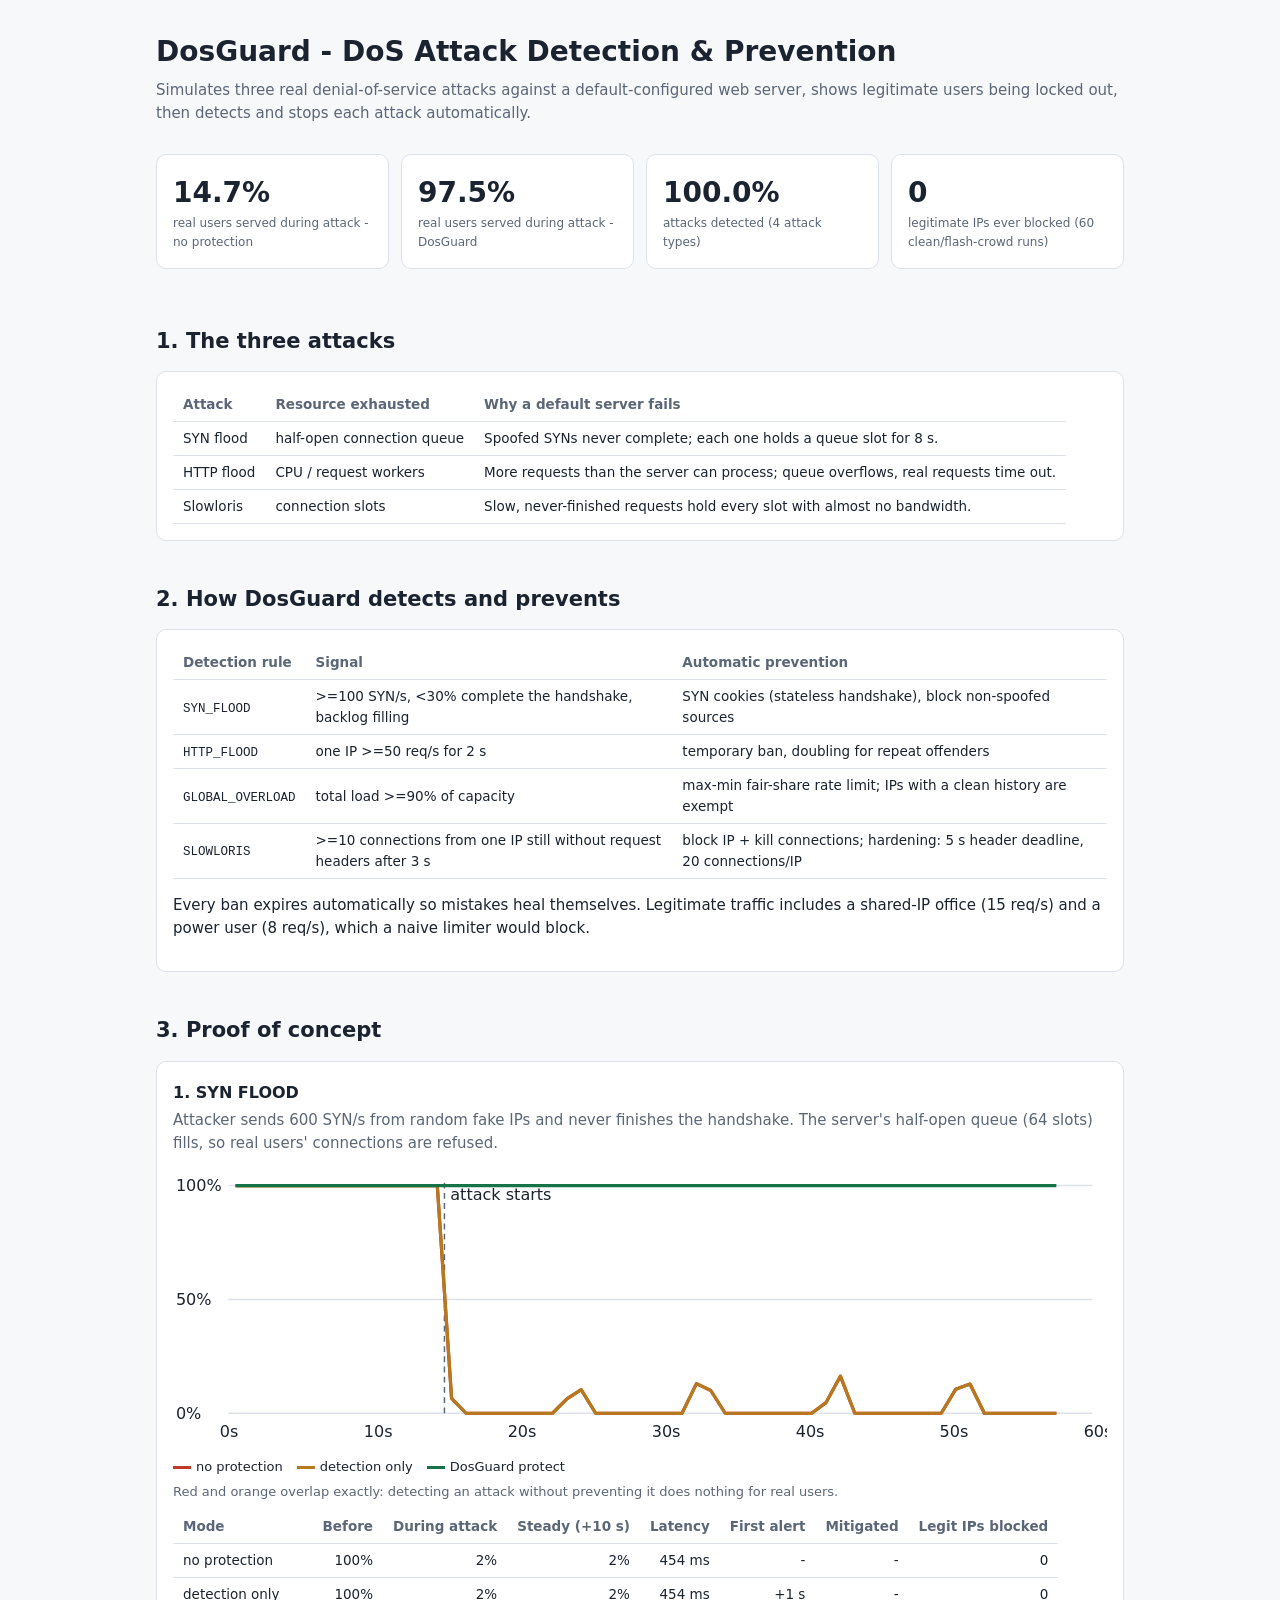
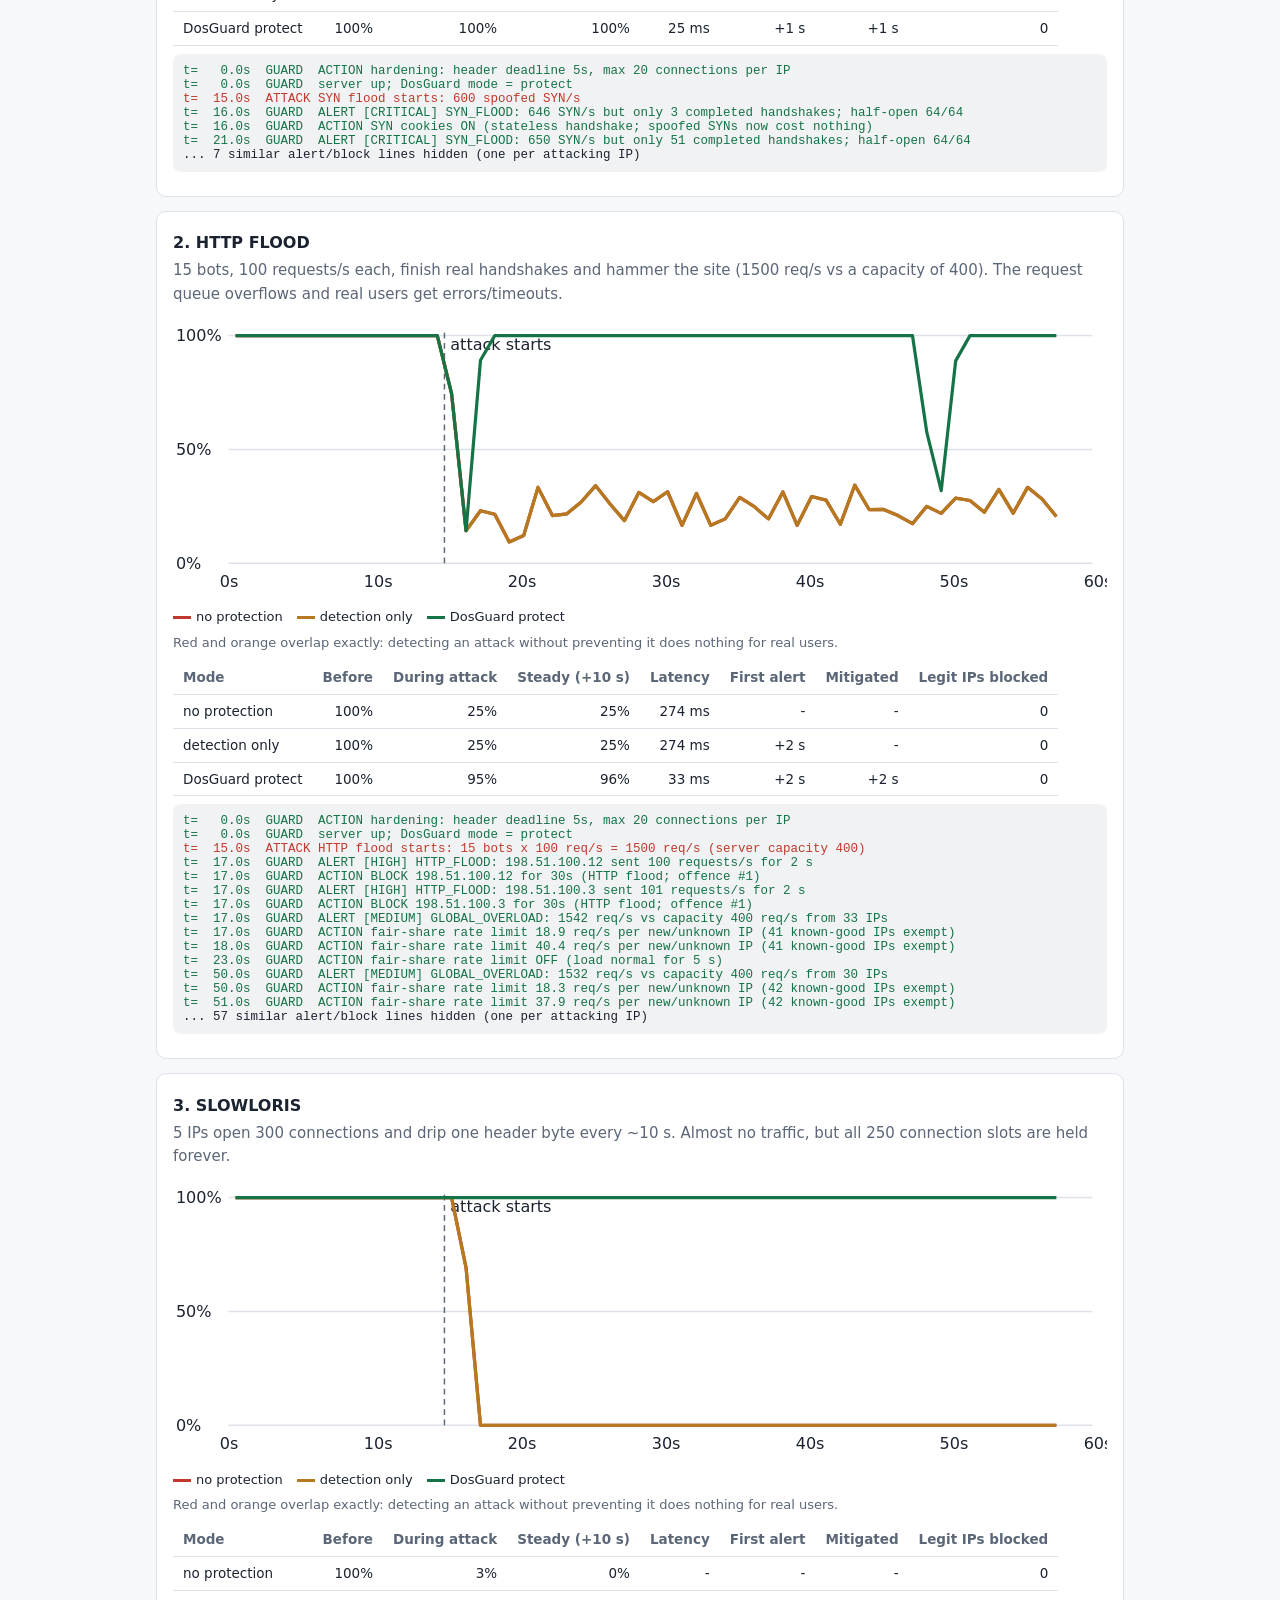
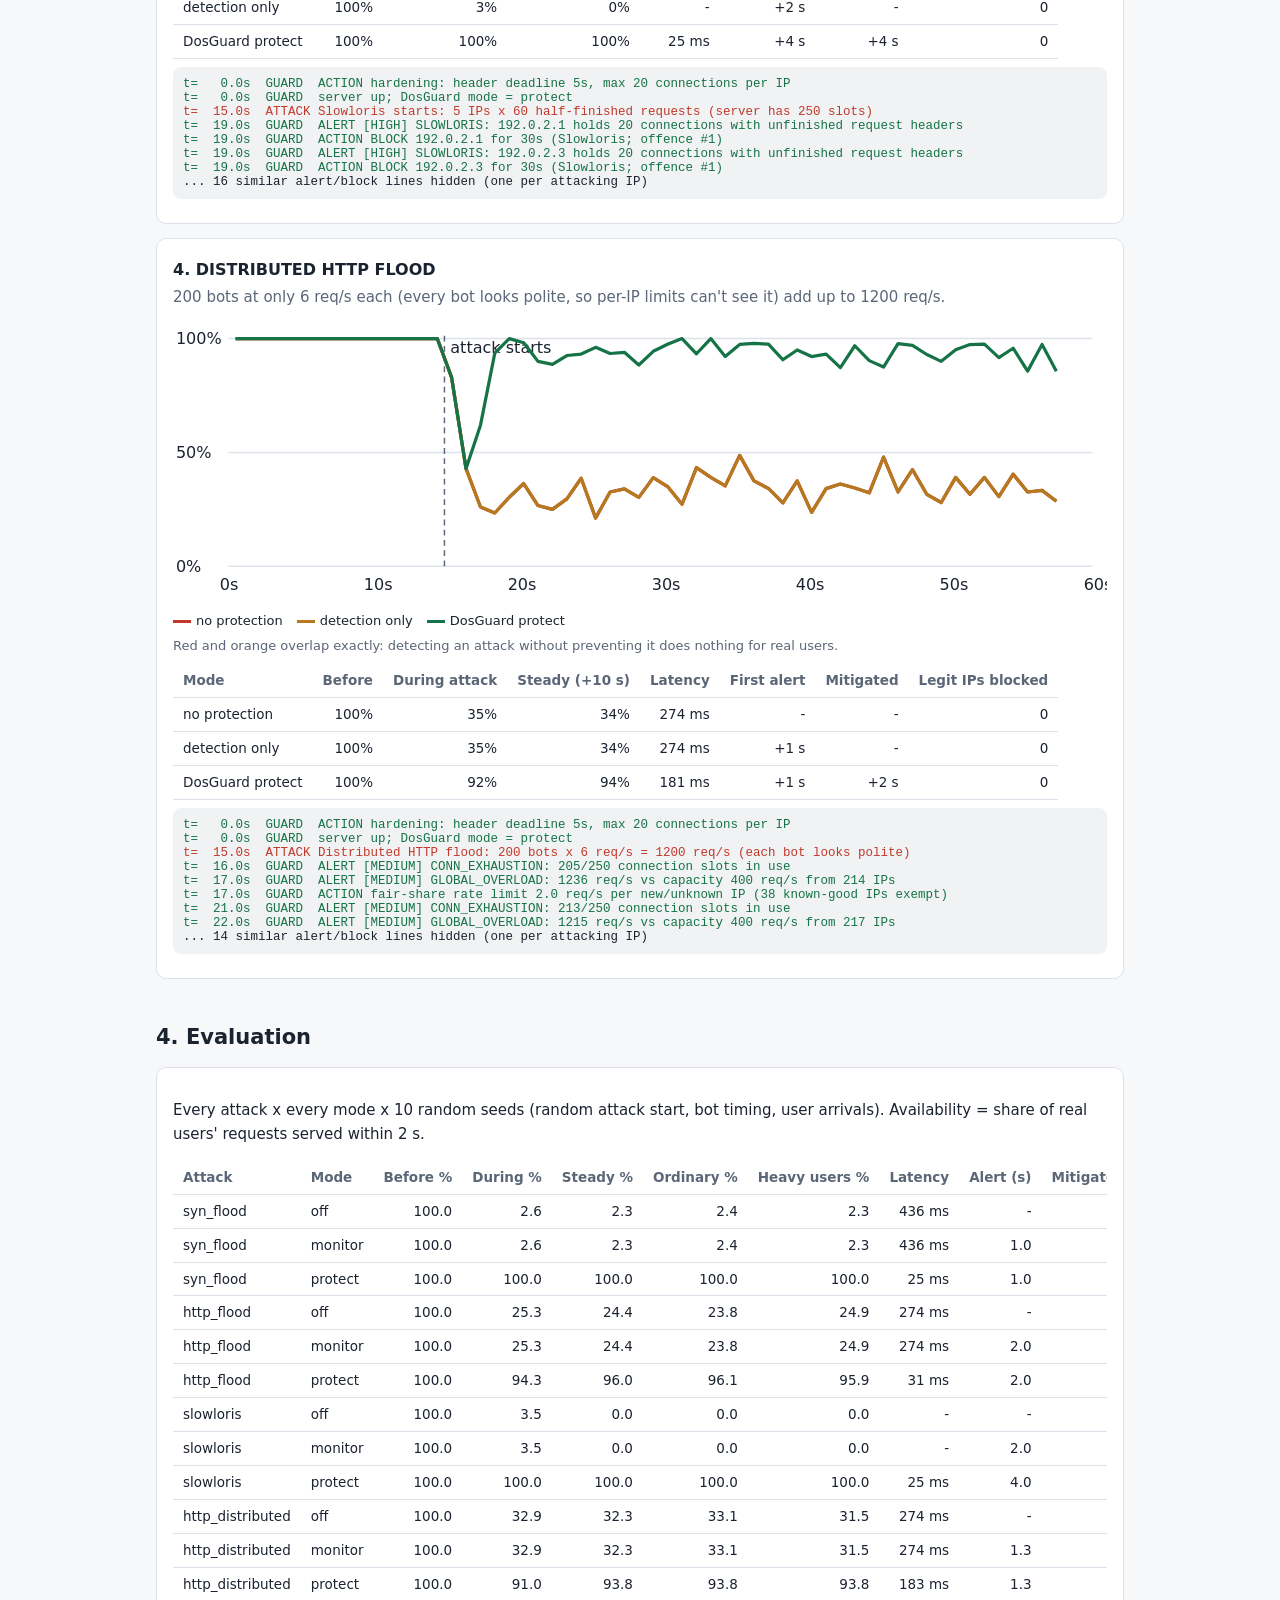
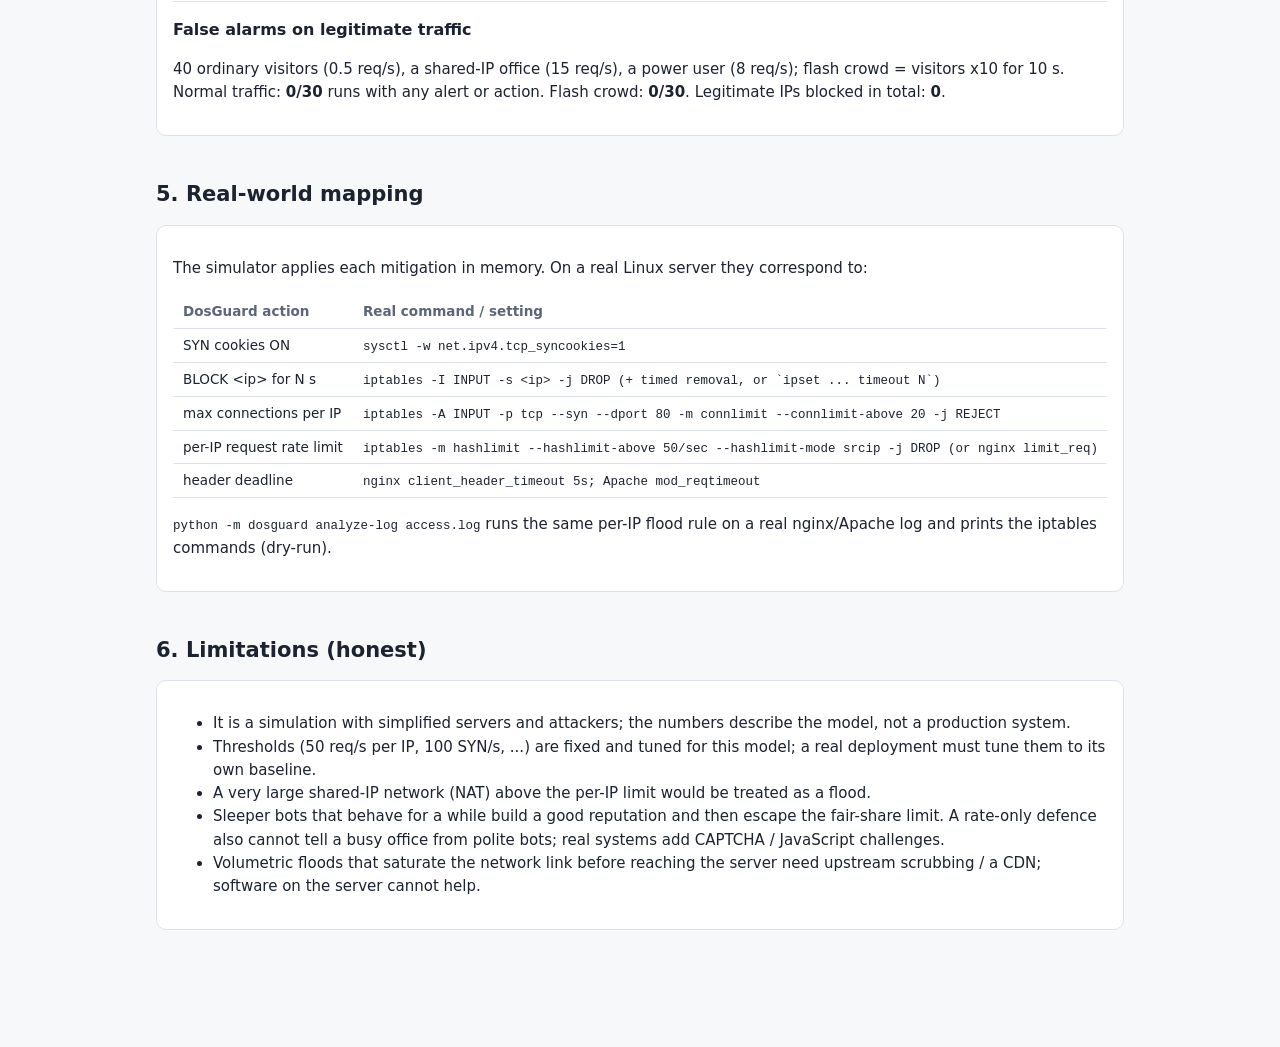
<file: output/report.html>
<!doctype html><html lang=en><meta charset=utf-8><meta name=viewport content='width=device-width,initial-scale=1'><title>DosGuard Report</title><style>
:root{--bg:#f7f8fa;--fg:#1b2330;--mut:#5b6677;--card:#fff;--bd:#dde2ea;--ok:#157347;--bad:#c0392b;--warn:#b7791f;--acc:#2456d6}
@media (prefers-color-scheme:dark){:root{--bg:#0f141b;--fg:#e6ebf2;--mut:#98a3b5;--card:#171e28;--bd:#2a3442;--ok:#4cc38a;--bad:#ff6b5e;--warn:#e0b34f;--acc:#7aa2ff}}
*{box-sizing:border-box}body{margin:0;background:var(--bg);color:var(--fg);font:15px/1.55 system-ui,Segoe UI,sans-serif}
main{max-width:1000px;margin:0 auto;padding:24px 16px 64px}h1{font-size:28px;margin:.2em 0}h2{margin:2em 0 .5em;font-size:21px}h3{margin:.2em 0;font-size:16px}
p.lead{color:var(--mut);margin-top:0}.card{background:var(--card);border:1px solid var(--bd);border-radius:10px;padding:16px;margin:14px 0}
table{border-collapse:collapse;width:100%;font-size:13.5px;display:block;overflow-x:auto}th,td{padding:6px 10px;border-bottom:1px solid var(--bd);text-align:left;white-space:nowrap}
th{color:var(--mut);font-weight:600}td.n{text-align:right;font-variant-numeric:tabular-nums}code,pre{font:12.5px ui-monospace,Menlo,Consolas,monospace}
pre{background:color-mix(in srgb,var(--fg) 6%,transparent);padding:10px;border-radius:8px;overflow-x:auto;margin:8px 0}
.k-attack{color:var(--bad)}.k-guard{color:var(--ok)}.k-benign{color:var(--acc)}svg text{fill:var(--fg);font:11px system-ui}
.grid{display:grid;grid-template-columns:repeat(auto-fit,minmax(220px,1fr));gap:12px}.stat{font-size:28px;font-weight:700}.stat small{display:block;font-size:12px;font-weight:400;color:var(--mut)}
.legend span{display:inline-block;margin-right:14px;font-size:13px}.legend i{display:inline-block;width:18px;height:3px;vertical-align:middle;margin-right:5px}
</style><main><h1>DosGuard - DoS Attack Detection &amp; Prevention</h1><p class=lead>Simulates three real denial-of-service attacks against a default-configured web server, shows legitimate users being locked out, then detects and stops each attack automatically.</p><div class=grid><div class="card stat">14.7%<small>real users served during attack - no protection</small></div><div class="card stat">97.5%<small>real users served during attack - DosGuard</small></div><div class="card stat">100.0%<small>attacks detected (4 attack types)</small></div><div class="card stat">0<small>legitimate IPs ever blocked (60 clean/flash-crowd runs)</small></div></div><h2>1. The three attacks</h2><div class=card><table><tr><th>Attack</th><th>Resource exhausted</th><th>Why a default server fails</th></tr><tr><td>SYN flood</td><td>half-open connection queue</td><td style='white-space:normal'>Spoofed SYNs never complete; each one holds a queue slot for 8 s.</td></tr><tr><td>HTTP flood</td><td>CPU / request workers</td><td style='white-space:normal'>More requests than the server can process; queue overflows, real requests time out.</td></tr><tr><td>Slowloris</td><td>connection slots</td><td style='white-space:normal'>Slow, never-finished requests hold every slot with almost no bandwidth.</td></tr></table></div><h2>2. How DosGuard detects and prevents</h2><div class=card><table><tr><th>Detection rule</th><th>Signal</th><th>Automatic prevention</th></tr><tr><td><code>SYN_FLOOD</code></td><td style='white-space:normal'>&gt;=100 SYN/s, &lt;30% complete the handshake, backlog filling</td><td style='white-space:normal'>SYN cookies (stateless handshake), block non-spoofed sources</td></tr><tr><td><code>HTTP_FLOOD</code></td><td style='white-space:normal'>one IP &gt;=50 req/s for 2 s</td><td style='white-space:normal'>temporary ban, doubling for repeat offenders</td></tr><tr><td><code>GLOBAL_OVERLOAD</code></td><td style='white-space:normal'>total load &gt;=90% of capacity</td><td style='white-space:normal'>max-min fair-share rate limit; IPs with a clean history are exempt</td></tr><tr><td><code>SLOWLORIS</code></td><td style='white-space:normal'>&gt;=10 connections from one IP still without request headers after 3 s</td><td style='white-space:normal'>block IP + kill connections; hardening: 5 s header deadline, 20 connections/IP</td></tr></table><p>Every ban expires automatically so mistakes heal themselves. Legitimate traffic includes a shared-IP office (15 req/s) and a power user (8 req/s), which a naive limiter would block.</p></div><h2>3. Proof of concept</h2><div class=card><h3>1. SYN FLOOD</h3><p class=lead>Attacker sends 600 SYN/s from random fake IPs and never finishes the handshake. The server&#x27;s half-open queue (64 slots) fills, so real users&#x27; connections are refused.</p><svg viewBox="0 0 640 190" width="100%" role="img" aria-label="Availability of legitimate users over time"><line x1="38" x2="630" y1="166.0" y2="166.0" stroke="var(--bd)"/><text x="2" y="170.0">0%</text><line x1="38" x2="630" y1="88.0" y2="88.0" stroke="var(--bd)"/><text x="2" y="92.0">50%</text><line x1="38" x2="630" y1="10.0" y2="10.0" stroke="var(--bd)"/><text x="2" y="14.0">100%</text><text x="32.0" y="182">0s</text><text x="130.7" y="182">10s</text><text x="229.3" y="182">20s</text><text x="328.0" y="182">30s</text><text x="426.7" y="182">40s</text><text x="525.3" y="182">50s</text><text x="624.0" y="182">60s</text><line x1="186.0" x2="186.0" y1="8" y2="166" stroke="var(--mut)" stroke-dasharray="4 3"/><text x="190.0" y="20">attack starts</text><polyline points="42.9,10.0 52.8,10.0 62.7,10.0 72.5,10.0 82.4,10.0 92.3,10.0 102.1,10.0 112.0,10.0 121.9,10.0 131.7,10.0 141.6,10.0 151.5,10.0 161.3,10.0 171.2,10.0 181.1,10.0 190.9,155.8 200.8,166.0 210.7,166.0 220.5,166.0 230.4,166.0 240.3,166.0 250.1,166.0 260.0,166.0 269.9,156.2 279.7,149.8 289.6,166.0 299.5,166.0 309.3,166.0 319.2,166.0 329.1,166.0 338.9,166.0 348.8,166.0 358.7,145.7 368.5,150.4 378.4,166.0 388.3,166.0 398.1,166.0 408.0,166.0 417.9,166.0 427.7,166.0 437.6,166.0 447.5,158.7 457.3,140.6 467.2,166.0 477.1,166.0 486.9,166.0 496.8,166.0 506.7,166.0 516.5,166.0 526.4,166.0 536.3,149.6 546.1,146.0 556.0,166.0 565.9,166.0 575.7,166.0 585.6,166.0 595.5,166.0 605.3,166.0" fill="none" stroke="var(--bad)" stroke-width="2.2" stroke-linejoin="round"/><polyline points="42.9,10.0 52.8,10.0 62.7,10.0 72.5,10.0 82.4,10.0 92.3,10.0 102.1,10.0 112.0,10.0 121.9,10.0 131.7,10.0 141.6,10.0 151.5,10.0 161.3,10.0 171.2,10.0 181.1,10.0 190.9,155.8 200.8,166.0 210.7,166.0 220.5,166.0 230.4,166.0 240.3,166.0 250.1,166.0 260.0,166.0 269.9,156.2 279.7,149.8 289.6,166.0 299.5,166.0 309.3,166.0 319.2,166.0 329.1,166.0 338.9,166.0 348.8,166.0 358.7,145.7 368.5,150.4 378.4,166.0 388.3,166.0 398.1,166.0 408.0,166.0 417.9,166.0 427.7,166.0 437.6,166.0 447.5,158.7 457.3,140.6 467.2,166.0 477.1,166.0 486.9,166.0 496.8,166.0 506.7,166.0 516.5,166.0 526.4,166.0 536.3,149.6 546.1,146.0 556.0,166.0 565.9,166.0 575.7,166.0 585.6,166.0 595.5,166.0 605.3,166.0" fill="none" stroke="var(--warn)" stroke-width="2.2" stroke-linejoin="round"/><polyline points="42.9,10.0 52.8,10.0 62.7,10.0 72.5,10.0 82.4,10.0 92.3,10.0 102.1,10.0 112.0,10.0 121.9,10.0 131.7,10.0 141.6,10.0 151.5,10.0 161.3,10.0 171.2,10.0 181.1,10.0 190.9,10.0 200.8,10.0 210.7,10.0 220.5,10.0 230.4,10.0 240.3,10.0 250.1,10.0 260.0,10.0 269.9,10.0 279.7,10.0 289.6,10.0 299.5,10.0 309.3,10.0 319.2,10.0 329.1,10.0 338.9,10.0 348.8,10.0 358.7,10.0 368.5,10.0 378.4,10.0 388.3,10.0 398.1,10.0 408.0,10.0 417.9,10.0 427.7,10.0 437.6,10.0 447.5,10.0 457.3,10.0 467.2,10.0 477.1,10.0 486.9,10.0 496.8,10.0 506.7,10.0 516.5,10.0 526.4,10.0 536.3,10.0 546.1,10.0 556.0,10.0 565.9,10.0 575.7,10.0 585.6,10.0 595.5,10.0 605.3,10.0" fill="none" stroke="var(--ok)" stroke-width="2.2" stroke-linejoin="round"/></svg><div class="legend"><span><i style="background:var(--bad)"></i>no protection</span><span><i style="background:var(--warn)"></i>detection only</span><span><i style="background:var(--ok)"></i>DosGuard protect</span></div><p class=lead style="font-size:13px;margin:4px 0 8px">Red and orange overlap exactly: detecting an attack without preventing it does nothing for real users.</p><table><tr><th>Mode</th><th>Before</th><th>During attack</th><th>Steady (+10 s)</th><th>Latency</th><th>First alert</th><th>Mitigated</th><th>Legit IPs blocked</th></tr><tr><td>no protection</td><td class=n>100%</td><td class=n>2%</td><td class=n>2%</td><td class=n>454 ms</td><td class=n>-</td><td class=n>-</td><td class=n>0</td></tr><tr><td>detection only</td><td class=n>100%</td><td class=n>2%</td><td class=n>2%</td><td class=n>454 ms</td><td class=n>+1 s</td><td class=n>-</td><td class=n>0</td></tr><tr><td>DosGuard protect</td><td class=n>100%</td><td class=n>100%</td><td class=n>100%</td><td class=n>25 ms</td><td class=n>+1 s</td><td class=n>+1 s</td><td class=n>0</td></tr></table><pre><span class="k-guard">t=   0.0s  GUARD  ACTION hardening: header deadline 5s, max 20 connections per IP</span>
<span class="k-guard">t=   0.0s  GUARD  server up; DosGuard mode = protect</span>
<span class="k-attack">t=  15.0s  ATTACK SYN flood starts: 600 spoofed SYN/s</span>
<span class="k-guard">t=  16.0s  GUARD  ALERT [CRITICAL] SYN_FLOOD: 646 SYN/s but only 3 completed handshakes; half-open 64/64</span>
<span class="k-guard">t=  16.0s  GUARD  ACTION SYN cookies ON (stateless handshake; spoofed SYNs now cost nothing)</span>
<span class="k-guard">t=  21.0s  GUARD  ALERT [CRITICAL] SYN_FLOOD: 650 SYN/s but only 51 completed handshakes; half-open 64/64</span>
... 7 similar alert/block lines hidden (one per attacking IP)
</pre></div><div class=card><h3>2. HTTP FLOOD</h3><p class=lead>15 bots, 100 requests/s each, finish real handshakes and hammer the site (1500 req/s vs a capacity of 400). The request queue overflows and real users get errors/timeouts.</p><svg viewBox="0 0 640 190" width="100%" role="img" aria-label="Availability of legitimate users over time"><line x1="38" x2="630" y1="166.0" y2="166.0" stroke="var(--bd)"/><text x="2" y="170.0">0%</text><line x1="38" x2="630" y1="88.0" y2="88.0" stroke="var(--bd)"/><text x="2" y="92.0">50%</text><line x1="38" x2="630" y1="10.0" y2="10.0" stroke="var(--bd)"/><text x="2" y="14.0">100%</text><text x="32.0" y="182">0s</text><text x="130.7" y="182">10s</text><text x="229.3" y="182">20s</text><text x="328.0" y="182">30s</text><text x="426.7" y="182">40s</text><text x="525.3" y="182">50s</text><text x="624.0" y="182">60s</text><line x1="186.0" x2="186.0" y1="8" y2="166" stroke="var(--mut)" stroke-dasharray="4 3"/><text x="190.0" y="20">attack starts</text><polyline points="42.9,10.0 52.8,10.0 62.7,10.0 72.5,10.0 82.4,10.0 92.3,10.0 102.1,10.0 112.0,10.0 121.9,10.0 131.7,10.0 141.6,10.0 151.5,10.0 161.3,10.0 171.2,10.0 181.1,10.0 190.9,49.8 200.8,143.7 210.7,130.0 220.5,132.4 230.4,151.4 240.3,147.0 250.1,114.0 260.0,133.3 269.9,132.1 279.7,124.0 289.6,112.8 299.5,125.4 309.3,136.8 319.2,117.5 329.1,123.8 338.9,117.0 348.8,140.0 358.7,118.2 368.5,140.0 378.4,135.6 388.3,120.9 398.1,127.0 408.0,135.6 417.9,117.1 427.7,140.0 437.6,120.3 447.5,122.7 457.3,139.3 467.2,112.5 477.1,129.3 486.9,129.1 496.8,133.3 506.7,138.9 516.5,127.0 526.4,131.8 536.3,121.4 546.1,123.0 556.0,131.0 565.9,115.4 575.7,131.7 585.6,114.0 595.5,121.9 605.3,134.0" fill="none" stroke="var(--bad)" stroke-width="2.2" stroke-linejoin="round"/><polyline points="42.9,10.0 52.8,10.0 62.7,10.0 72.5,10.0 82.4,10.0 92.3,10.0 102.1,10.0 112.0,10.0 121.9,10.0 131.7,10.0 141.6,10.0 151.5,10.0 161.3,10.0 171.2,10.0 181.1,10.0 190.9,49.8 200.8,143.7 210.7,130.0 220.5,132.4 230.4,151.4 240.3,147.0 250.1,114.0 260.0,133.3 269.9,132.1 279.7,124.0 289.6,112.8 299.5,125.4 309.3,136.8 319.2,117.5 329.1,123.8 338.9,117.0 348.8,140.0 358.7,118.2 368.5,140.0 378.4,135.6 388.3,120.9 398.1,127.0 408.0,135.6 417.9,117.1 427.7,140.0 437.6,120.3 447.5,122.7 457.3,139.3 467.2,112.5 477.1,129.3 486.9,129.1 496.8,133.3 506.7,138.9 516.5,127.0 526.4,131.8 536.3,121.4 546.1,123.0 556.0,131.0 565.9,115.4 575.7,131.7 585.6,114.0 595.5,121.9 605.3,134.0" fill="none" stroke="var(--warn)" stroke-width="2.2" stroke-linejoin="round"/><polyline points="42.9,10.0 52.8,10.0 62.7,10.0 72.5,10.0 82.4,10.0 92.3,10.0 102.1,10.0 112.0,10.0 121.9,10.0 131.7,10.0 141.6,10.0 151.5,10.0 161.3,10.0 171.2,10.0 181.1,10.0 190.9,49.8 200.8,143.7 210.7,26.9 220.5,10.0 230.4,10.0 240.3,10.0 250.1,10.0 260.0,10.0 269.9,10.0 279.7,10.0 289.6,10.0 299.5,10.0 309.3,10.0 319.2,10.0 329.1,10.0 338.9,10.0 348.8,10.0 358.7,10.0 368.5,10.0 378.4,10.0 388.3,10.0 398.1,10.0 408.0,10.0 417.9,10.0 427.7,10.0 437.6,10.0 447.5,10.0 457.3,10.0 467.2,10.0 477.1,10.0 486.9,10.0 496.8,10.0 506.7,10.0 516.5,76.2 526.4,116.2 536.3,27.3 546.1,10.0 556.0,10.0 565.9,10.0 575.7,10.0 585.6,10.0 595.5,10.0 605.3,10.0" fill="none" stroke="var(--ok)" stroke-width="2.2" stroke-linejoin="round"/></svg><div class="legend"><span><i style="background:var(--bad)"></i>no protection</span><span><i style="background:var(--warn)"></i>detection only</span><span><i style="background:var(--ok)"></i>DosGuard protect</span></div><p class=lead style="font-size:13px;margin:4px 0 8px">Red and orange overlap exactly: detecting an attack without preventing it does nothing for real users.</p><table><tr><th>Mode</th><th>Before</th><th>During attack</th><th>Steady (+10 s)</th><th>Latency</th><th>First alert</th><th>Mitigated</th><th>Legit IPs blocked</th></tr><tr><td>no protection</td><td class=n>100%</td><td class=n>25%</td><td class=n>25%</td><td class=n>274 ms</td><td class=n>-</td><td class=n>-</td><td class=n>0</td></tr><tr><td>detection only</td><td class=n>100%</td><td class=n>25%</td><td class=n>25%</td><td class=n>274 ms</td><td class=n>+2 s</td><td class=n>-</td><td class=n>0</td></tr><tr><td>DosGuard protect</td><td class=n>100%</td><td class=n>95%</td><td class=n>96%</td><td class=n>33 ms</td><td class=n>+2 s</td><td class=n>+2 s</td><td class=n>0</td></tr></table><pre><span class="k-guard">t=   0.0s  GUARD  ACTION hardening: header deadline 5s, max 20 connections per IP</span>
<span class="k-guard">t=   0.0s  GUARD  server up; DosGuard mode = protect</span>
<span class="k-attack">t=  15.0s  ATTACK HTTP flood starts: 15 bots x 100 req/s = 1500 req/s (server capacity 400)</span>
<span class="k-guard">t=  17.0s  GUARD  ALERT [HIGH] HTTP_FLOOD: 198.51.100.12 sent 100 requests/s for 2 s</span>
<span class="k-guard">t=  17.0s  GUARD  ACTION BLOCK 198.51.100.12 for 30s (HTTP flood; offence #1)</span>
<span class="k-guard">t=  17.0s  GUARD  ALERT [HIGH] HTTP_FLOOD: 198.51.100.3 sent 101 requests/s for 2 s</span>
<span class="k-guard">t=  17.0s  GUARD  ACTION BLOCK 198.51.100.3 for 30s (HTTP flood; offence #1)</span>
<span class="k-guard">t=  17.0s  GUARD  ALERT [MEDIUM] GLOBAL_OVERLOAD: 1542 req/s vs capacity 400 req/s from 33 IPs</span>
<span class="k-guard">t=  17.0s  GUARD  ACTION fair-share rate limit 18.9 req/s per new/unknown IP (41 known-good IPs exempt)</span>
<span class="k-guard">t=  18.0s  GUARD  ACTION fair-share rate limit 40.4 req/s per new/unknown IP (41 known-good IPs exempt)</span>
<span class="k-guard">t=  23.0s  GUARD  ACTION fair-share rate limit OFF (load normal for 5 s)</span>
<span class="k-guard">t=  50.0s  GUARD  ALERT [MEDIUM] GLOBAL_OVERLOAD: 1532 req/s vs capacity 400 req/s from 30 IPs</span>
<span class="k-guard">t=  50.0s  GUARD  ACTION fair-share rate limit 18.3 req/s per new/unknown IP (42 known-good IPs exempt)</span>
<span class="k-guard">t=  51.0s  GUARD  ACTION fair-share rate limit 37.9 req/s per new/unknown IP (42 known-good IPs exempt)</span>
... 57 similar alert/block lines hidden (one per attacking IP)
</pre></div><div class=card><h3>3. SLOWLORIS</h3><p class=lead>5 IPs open 300 connections and drip one header byte every ~10 s. Almost no traffic, but all 250 connection slots are held forever.</p><svg viewBox="0 0 640 190" width="100%" role="img" aria-label="Availability of legitimate users over time"><line x1="38" x2="630" y1="166.0" y2="166.0" stroke="var(--bd)"/><text x="2" y="170.0">0%</text><line x1="38" x2="630" y1="88.0" y2="88.0" stroke="var(--bd)"/><text x="2" y="92.0">50%</text><line x1="38" x2="630" y1="10.0" y2="10.0" stroke="var(--bd)"/><text x="2" y="14.0">100%</text><text x="32.0" y="182">0s</text><text x="130.7" y="182">10s</text><text x="229.3" y="182">20s</text><text x="328.0" y="182">30s</text><text x="426.7" y="182">40s</text><text x="525.3" y="182">50s</text><text x="624.0" y="182">60s</text><line x1="186.0" x2="186.0" y1="8" y2="166" stroke="var(--mut)" stroke-dasharray="4 3"/><text x="190.0" y="20">attack starts</text><polyline points="42.9,10.0 52.8,10.0 62.7,10.0 72.5,10.0 82.4,10.0 92.3,10.0 102.1,10.0 112.0,10.0 121.9,10.0 131.7,10.0 141.6,10.0 151.5,10.0 161.3,10.0 171.2,10.0 181.1,10.0 190.9,10.0 200.8,58.0 210.7,166.0 220.5,166.0 230.4,166.0 240.3,166.0 250.1,166.0 260.0,166.0 269.9,166.0 279.7,166.0 289.6,166.0 299.5,166.0 309.3,166.0 319.2,166.0 329.1,166.0 338.9,166.0 348.8,166.0 358.7,166.0 368.5,166.0 378.4,166.0 388.3,166.0 398.1,166.0 408.0,166.0 417.9,166.0 427.7,166.0 437.6,166.0 447.5,166.0 457.3,166.0 467.2,166.0 477.1,166.0 486.9,166.0 496.8,166.0 506.7,166.0 516.5,166.0 526.4,166.0 536.3,166.0 546.1,166.0 556.0,166.0 565.9,166.0 575.7,166.0 585.6,166.0 595.5,166.0 605.3,166.0" fill="none" stroke="var(--bad)" stroke-width="2.2" stroke-linejoin="round"/><polyline points="42.9,10.0 52.8,10.0 62.7,10.0 72.5,10.0 82.4,10.0 92.3,10.0 102.1,10.0 112.0,10.0 121.9,10.0 131.7,10.0 141.6,10.0 151.5,10.0 161.3,10.0 171.2,10.0 181.1,10.0 190.9,10.0 200.8,58.0 210.7,166.0 220.5,166.0 230.4,166.0 240.3,166.0 250.1,166.0 260.0,166.0 269.9,166.0 279.7,166.0 289.6,166.0 299.5,166.0 309.3,166.0 319.2,166.0 329.1,166.0 338.9,166.0 348.8,166.0 358.7,166.0 368.5,166.0 378.4,166.0 388.3,166.0 398.1,166.0 408.0,166.0 417.9,166.0 427.7,166.0 437.6,166.0 447.5,166.0 457.3,166.0 467.2,166.0 477.1,166.0 486.9,166.0 496.8,166.0 506.7,166.0 516.5,166.0 526.4,166.0 536.3,166.0 546.1,166.0 556.0,166.0 565.9,166.0 575.7,166.0 585.6,166.0 595.5,166.0 605.3,166.0" fill="none" stroke="var(--warn)" stroke-width="2.2" stroke-linejoin="round"/><polyline points="42.9,10.0 52.8,10.0 62.7,10.0 72.5,10.0 82.4,10.0 92.3,10.0 102.1,10.0 112.0,10.0 121.9,10.0 131.7,10.0 141.6,10.0 151.5,10.0 161.3,10.0 171.2,10.0 181.1,10.0 190.9,10.0 200.8,10.0 210.7,10.0 220.5,10.0 230.4,10.0 240.3,10.0 250.1,10.0 260.0,10.0 269.9,10.0 279.7,10.0 289.6,10.0 299.5,10.0 309.3,10.0 319.2,10.0 329.1,10.0 338.9,10.0 348.8,10.0 358.7,10.0 368.5,10.0 378.4,10.0 388.3,10.0 398.1,10.0 408.0,10.0 417.9,10.0 427.7,10.0 437.6,10.0 447.5,10.0 457.3,10.0 467.2,10.0 477.1,10.0 486.9,10.0 496.8,10.0 506.7,10.0 516.5,10.0 526.4,10.0 536.3,10.0 546.1,10.0 556.0,10.0 565.9,10.0 575.7,10.0 585.6,10.0 595.5,10.0 605.3,10.0" fill="none" stroke="var(--ok)" stroke-width="2.2" stroke-linejoin="round"/></svg><div class="legend"><span><i style="background:var(--bad)"></i>no protection</span><span><i style="background:var(--warn)"></i>detection only</span><span><i style="background:var(--ok)"></i>DosGuard protect</span></div><p class=lead style="font-size:13px;margin:4px 0 8px">Red and orange overlap exactly: detecting an attack without preventing it does nothing for real users.</p><table><tr><th>Mode</th><th>Before</th><th>During attack</th><th>Steady (+10 s)</th><th>Latency</th><th>First alert</th><th>Mitigated</th><th>Legit IPs blocked</th></tr><tr><td>no protection</td><td class=n>100%</td><td class=n>3%</td><td class=n>0%</td><td class=n>-</td><td class=n>-</td><td class=n>-</td><td class=n>0</td></tr><tr><td>detection only</td><td class=n>100%</td><td class=n>3%</td><td class=n>0%</td><td class=n>-</td><td class=n>+2 s</td><td class=n>-</td><td class=n>0</td></tr><tr><td>DosGuard protect</td><td class=n>100%</td><td class=n>100%</td><td class=n>100%</td><td class=n>25 ms</td><td class=n>+4 s</td><td class=n>+4 s</td><td class=n>0</td></tr></table><pre><span class="k-guard">t=   0.0s  GUARD  ACTION hardening: header deadline 5s, max 20 connections per IP</span>
<span class="k-guard">t=   0.0s  GUARD  server up; DosGuard mode = protect</span>
<span class="k-attack">t=  15.0s  ATTACK Slowloris starts: 5 IPs x 60 half-finished requests (server has 250 slots)</span>
<span class="k-guard">t=  19.0s  GUARD  ALERT [HIGH] SLOWLORIS: 192.0.2.1 holds 20 connections with unfinished request headers</span>
<span class="k-guard">t=  19.0s  GUARD  ACTION BLOCK 192.0.2.1 for 30s (Slowloris; offence #1)</span>
<span class="k-guard">t=  19.0s  GUARD  ALERT [HIGH] SLOWLORIS: 192.0.2.3 holds 20 connections with unfinished request headers</span>
<span class="k-guard">t=  19.0s  GUARD  ACTION BLOCK 192.0.2.3 for 30s (Slowloris; offence #1)</span>
... 16 similar alert/block lines hidden (one per attacking IP)
</pre></div><div class=card><h3>4. DISTRIBUTED HTTP FLOOD</h3><p class=lead>200 bots at only 6 req/s each (every bot looks polite, so per-IP limits can&#x27;t see it) add up to 1200 req/s.</p><svg viewBox="0 0 640 190" width="100%" role="img" aria-label="Availability of legitimate users over time"><line x1="38" x2="630" y1="166.0" y2="166.0" stroke="var(--bd)"/><text x="2" y="170.0">0%</text><line x1="38" x2="630" y1="88.0" y2="88.0" stroke="var(--bd)"/><text x="2" y="92.0">50%</text><line x1="38" x2="630" y1="10.0" y2="10.0" stroke="var(--bd)"/><text x="2" y="14.0">100%</text><text x="32.0" y="182">0s</text><text x="130.7" y="182">10s</text><text x="229.3" y="182">20s</text><text x="328.0" y="182">30s</text><text x="426.7" y="182">40s</text><text x="525.3" y="182">50s</text><text x="624.0" y="182">60s</text><line x1="186.0" x2="186.0" y1="8" y2="166" stroke="var(--mut)" stroke-dasharray="4 3"/><text x="190.0" y="20">attack starts</text><polyline points="42.9,10.0 52.8,10.0 62.7,10.0 72.5,10.0 82.4,10.0 92.3,10.0 102.1,10.0 112.0,10.0 121.9,10.0 131.7,10.0 141.6,10.0 151.5,10.0 161.3,10.0 171.2,10.0 181.1,10.0 190.9,36.6 200.8,99.1 210.7,125.4 220.5,129.5 230.4,118.7 240.3,109.3 250.1,124.4 260.0,127.0 269.9,119.8 279.7,105.7 289.6,133.0 299.5,115.1 309.3,113.0 319.2,118.8 329.1,105.3 338.9,111.4 348.8,123.5 358.7,98.4 368.5,105.1 378.4,110.9 388.3,90.0 398.1,107.5 408.0,112.7 417.9,122.5 427.7,107.5 437.6,129.1 447.5,112.8 457.3,109.6 467.2,112.4 477.1,115.7 486.9,91.2 496.8,115.1 506.7,99.8 516.5,116.7 526.4,122.3 536.3,105.1 546.1,116.7 556.0,105.1 565.9,118.3 575.7,102.9 585.6,115.1 595.5,114.0 605.3,121.4" fill="none" stroke="var(--bad)" stroke-width="2.2" stroke-linejoin="round"/><polyline points="42.9,10.0 52.8,10.0 62.7,10.0 72.5,10.0 82.4,10.0 92.3,10.0 102.1,10.0 112.0,10.0 121.9,10.0 131.7,10.0 141.6,10.0 151.5,10.0 161.3,10.0 171.2,10.0 181.1,10.0 190.9,36.6 200.8,99.1 210.7,125.4 220.5,129.5 230.4,118.7 240.3,109.3 250.1,124.4 260.0,127.0 269.9,119.8 279.7,105.7 289.6,133.0 299.5,115.1 309.3,113.0 319.2,118.8 329.1,105.3 338.9,111.4 348.8,123.5 358.7,98.4 368.5,105.1 378.4,110.9 388.3,90.0 398.1,107.5 408.0,112.7 417.9,122.5 427.7,107.5 437.6,129.1 447.5,112.8 457.3,109.6 467.2,112.4 477.1,115.7 486.9,91.2 496.8,115.1 506.7,99.8 516.5,116.7 526.4,122.3 536.3,105.1 546.1,116.7 556.0,105.1 565.9,118.3 575.7,102.9 585.6,115.1 595.5,114.0 605.3,121.4" fill="none" stroke="var(--warn)" stroke-width="2.2" stroke-linejoin="round"/><polyline points="42.9,10.0 52.8,10.0 62.7,10.0 72.5,10.0 82.4,10.0 92.3,10.0 102.1,10.0 112.0,10.0 121.9,10.0 131.7,10.0 141.6,10.0 151.5,10.0 161.3,10.0 171.2,10.0 181.1,10.0 190.9,36.6 200.8,99.1 210.7,69.3 220.5,20.0 230.4,10.0 240.3,12.8 250.1,25.6 260.0,27.7 269.9,21.6 279.7,20.6 289.6,16.0 299.5,20.2 309.3,19.4 319.2,28.1 329.1,18.7 338.9,13.9 348.8,10.0 358.7,20.4 368.5,10.0 378.4,22.2 388.3,14.0 398.1,13.3 408.0,13.8 417.9,24.5 427.7,17.8 437.6,22.3 447.5,20.6 457.3,29.9 467.2,14.9 477.1,25.1 486.9,29.5 496.8,13.4 506.7,14.7 516.5,20.9 526.4,25.6 536.3,17.6 546.1,14.1 556.0,13.8 565.9,23.0 575.7,16.6 585.6,32.3 595.5,14.0 605.3,32.3" fill="none" stroke="var(--ok)" stroke-width="2.2" stroke-linejoin="round"/></svg><div class="legend"><span><i style="background:var(--bad)"></i>no protection</span><span><i style="background:var(--warn)"></i>detection only</span><span><i style="background:var(--ok)"></i>DosGuard protect</span></div><p class=lead style="font-size:13px;margin:4px 0 8px">Red and orange overlap exactly: detecting an attack without preventing it does nothing for real users.</p><table><tr><th>Mode</th><th>Before</th><th>During attack</th><th>Steady (+10 s)</th><th>Latency</th><th>First alert</th><th>Mitigated</th><th>Legit IPs blocked</th></tr><tr><td>no protection</td><td class=n>100%</td><td class=n>35%</td><td class=n>34%</td><td class=n>274 ms</td><td class=n>-</td><td class=n>-</td><td class=n>0</td></tr><tr><td>detection only</td><td class=n>100%</td><td class=n>35%</td><td class=n>34%</td><td class=n>274 ms</td><td class=n>+1 s</td><td class=n>-</td><td class=n>0</td></tr><tr><td>DosGuard protect</td><td class=n>100%</td><td class=n>92%</td><td class=n>94%</td><td class=n>181 ms</td><td class=n>+1 s</td><td class=n>+2 s</td><td class=n>0</td></tr></table><pre><span class="k-guard">t=   0.0s  GUARD  ACTION hardening: header deadline 5s, max 20 connections per IP</span>
<span class="k-guard">t=   0.0s  GUARD  server up; DosGuard mode = protect</span>
<span class="k-attack">t=  15.0s  ATTACK Distributed HTTP flood: 200 bots x 6 req/s = 1200 req/s (each bot looks polite)</span>
<span class="k-guard">t=  16.0s  GUARD  ALERT [MEDIUM] CONN_EXHAUSTION: 205/250 connection slots in use</span>
<span class="k-guard">t=  17.0s  GUARD  ALERT [MEDIUM] GLOBAL_OVERLOAD: 1236 req/s vs capacity 400 req/s from 214 IPs</span>
<span class="k-guard">t=  17.0s  GUARD  ACTION fair-share rate limit 2.0 req/s per new/unknown IP (38 known-good IPs exempt)</span>
<span class="k-guard">t=  21.0s  GUARD  ALERT [MEDIUM] CONN_EXHAUSTION: 213/250 connection slots in use</span>
<span class="k-guard">t=  22.0s  GUARD  ALERT [MEDIUM] GLOBAL_OVERLOAD: 1215 req/s vs capacity 400 req/s from 217 IPs</span>
... 14 similar alert/block lines hidden (one per attacking IP)
</pre></div><h2>4. Evaluation</h2><div class=card><p>Every attack x every mode x 10 random seeds (random attack start, bot timing, user arrivals). Availability = share of real users' requests served within 2 s.</p><table><tr><th>Attack</th><th>Mode</th><th>Before %</th><th>During %</th><th>Steady %</th><th>Ordinary %</th><th>Heavy users %</th><th>Latency</th><th>Alert (s)</th><th>Mitigated (s)</th><th>Legit IPs blocked</th></tr><tr><td>syn_flood</td><td>off</td><td class=n>100.0</td><td class=n>2.6</td><td class=n>2.3</td><td class=n>2.4</td><td class=n>2.3</td><td class=n>436 ms</td><td class=n>-</td><td class=n>-</td><td class=n>0</td></tr><tr><td>syn_flood</td><td>monitor</td><td class=n>100.0</td><td class=n>2.6</td><td class=n>2.3</td><td class=n>2.4</td><td class=n>2.3</td><td class=n>436 ms</td><td class=n>1.0</td><td class=n>-</td><td class=n>0</td></tr><tr><td>syn_flood</td><td>protect</td><td class=n>100.0</td><td class=n>100.0</td><td class=n>100.0</td><td class=n>100.0</td><td class=n>100.0</td><td class=n>25 ms</td><td class=n>1.0</td><td class=n>1.0</td><td class=n>0</td></tr><tr><td>http_flood</td><td>off</td><td class=n>100.0</td><td class=n>25.3</td><td class=n>24.4</td><td class=n>23.8</td><td class=n>24.9</td><td class=n>274 ms</td><td class=n>-</td><td class=n>-</td><td class=n>0</td></tr><tr><td>http_flood</td><td>monitor</td><td class=n>100.0</td><td class=n>25.3</td><td class=n>24.4</td><td class=n>23.8</td><td class=n>24.9</td><td class=n>274 ms</td><td class=n>2.0</td><td class=n>-</td><td class=n>0</td></tr><tr><td>http_flood</td><td>protect</td><td class=n>100.0</td><td class=n>94.3</td><td class=n>96.0</td><td class=n>96.1</td><td class=n>95.9</td><td class=n>31 ms</td><td class=n>2.0</td><td class=n>2.0</td><td class=n>0</td></tr><tr><td>slowloris</td><td>off</td><td class=n>100.0</td><td class=n>3.5</td><td class=n>0.0</td><td class=n>0.0</td><td class=n>0.0</td><td class=n>-</td><td class=n>-</td><td class=n>-</td><td class=n>0</td></tr><tr><td>slowloris</td><td>monitor</td><td class=n>100.0</td><td class=n>3.5</td><td class=n>0.0</td><td class=n>0.0</td><td class=n>0.0</td><td class=n>-</td><td class=n>2.0</td><td class=n>-</td><td class=n>0</td></tr><tr><td>slowloris</td><td>protect</td><td class=n>100.0</td><td class=n>100.0</td><td class=n>100.0</td><td class=n>100.0</td><td class=n>100.0</td><td class=n>25 ms</td><td class=n>4.0</td><td class=n>4.0</td><td class=n>0</td></tr><tr><td>http_distributed</td><td>off</td><td class=n>100.0</td><td class=n>32.9</td><td class=n>32.3</td><td class=n>33.1</td><td class=n>31.5</td><td class=n>274 ms</td><td class=n>-</td><td class=n>-</td><td class=n>0</td></tr><tr><td>http_distributed</td><td>monitor</td><td class=n>100.0</td><td class=n>32.9</td><td class=n>32.3</td><td class=n>33.1</td><td class=n>31.5</td><td class=n>274 ms</td><td class=n>1.3</td><td class=n>-</td><td class=n>0</td></tr><tr><td>http_distributed</td><td>protect</td><td class=n>100.0</td><td class=n>91.0</td><td class=n>93.8</td><td class=n>93.8</td><td class=n>93.8</td><td class=n>183 ms</td><td class=n>1.3</td><td class=n>2.0</td><td class=n>0</td></tr></table><h3 style='margin-top:16px'>False alarms on legitimate traffic</h3><p>40 ordinary visitors (0.5 req/s), a shared-IP office (15 req/s), a power user (8 req/s); flash crowd = visitors x10 for 10 s.<br>Normal traffic: <b>0/30</b> runs with any alert or action. Flash crowd: <b>0/30</b>. Legitimate IPs blocked in total: <b>0</b>.</p></div><h2>5. Real-world mapping</h2><div class=card><p>The simulator applies each mitigation in memory. On a real Linux server they correspond to:</p><table><tr><th>DosGuard action</th><th>Real command / setting</th></tr><tr><td>SYN cookies ON</td><td><code>sysctl -w net.ipv4.tcp_syncookies=1</code></td></tr><tr><td>BLOCK &lt;ip&gt; for N s</td><td><code>iptables -I INPUT -s &lt;ip&gt; -j DROP   (+ timed removal, or `ipset ... timeout N`)</code></td></tr><tr><td>max connections per IP</td><td><code>iptables -A INPUT -p tcp --syn --dport 80 -m connlimit --connlimit-above 20 -j REJECT</code></td></tr><tr><td>per-IP request rate limit</td><td><code>iptables -m hashlimit --hashlimit-above 50/sec --hashlimit-mode srcip -j DROP  (or nginx limit_req)</code></td></tr><tr><td>header deadline</td><td><code>nginx client_header_timeout 5s;  Apache mod_reqtimeout</code></td></tr></table><p><code>python -m dosguard analyze-log access.log</code> runs the same per-IP flood rule on a real nginx/Apache log and prints the iptables commands (dry-run).</p></div><h2>6. Limitations (honest)</h2><div class=card><ul><li>It is a simulation with simplified servers and attackers; the numbers describe the model, not a production system.</li><li>Thresholds (50 req/s per IP, 100 SYN/s, ...) are fixed and tuned for this model; a real deployment must tune them to its own baseline.</li><li>A very large shared-IP network (NAT) above the per-IP limit would be treated as a flood.</li><li>Sleeper bots that behave for a while build a good reputation and then escape the fair-share limit. A rate-only defence also cannot tell a busy office from polite bots; real systems add CAPTCHA / JavaScript challenges.</li><li>Volumetric floods that saturate the network link before reaching the server need upstream scrubbing / a CDN; software on the server cannot help.</li></ul></div></main></html>
</file>
